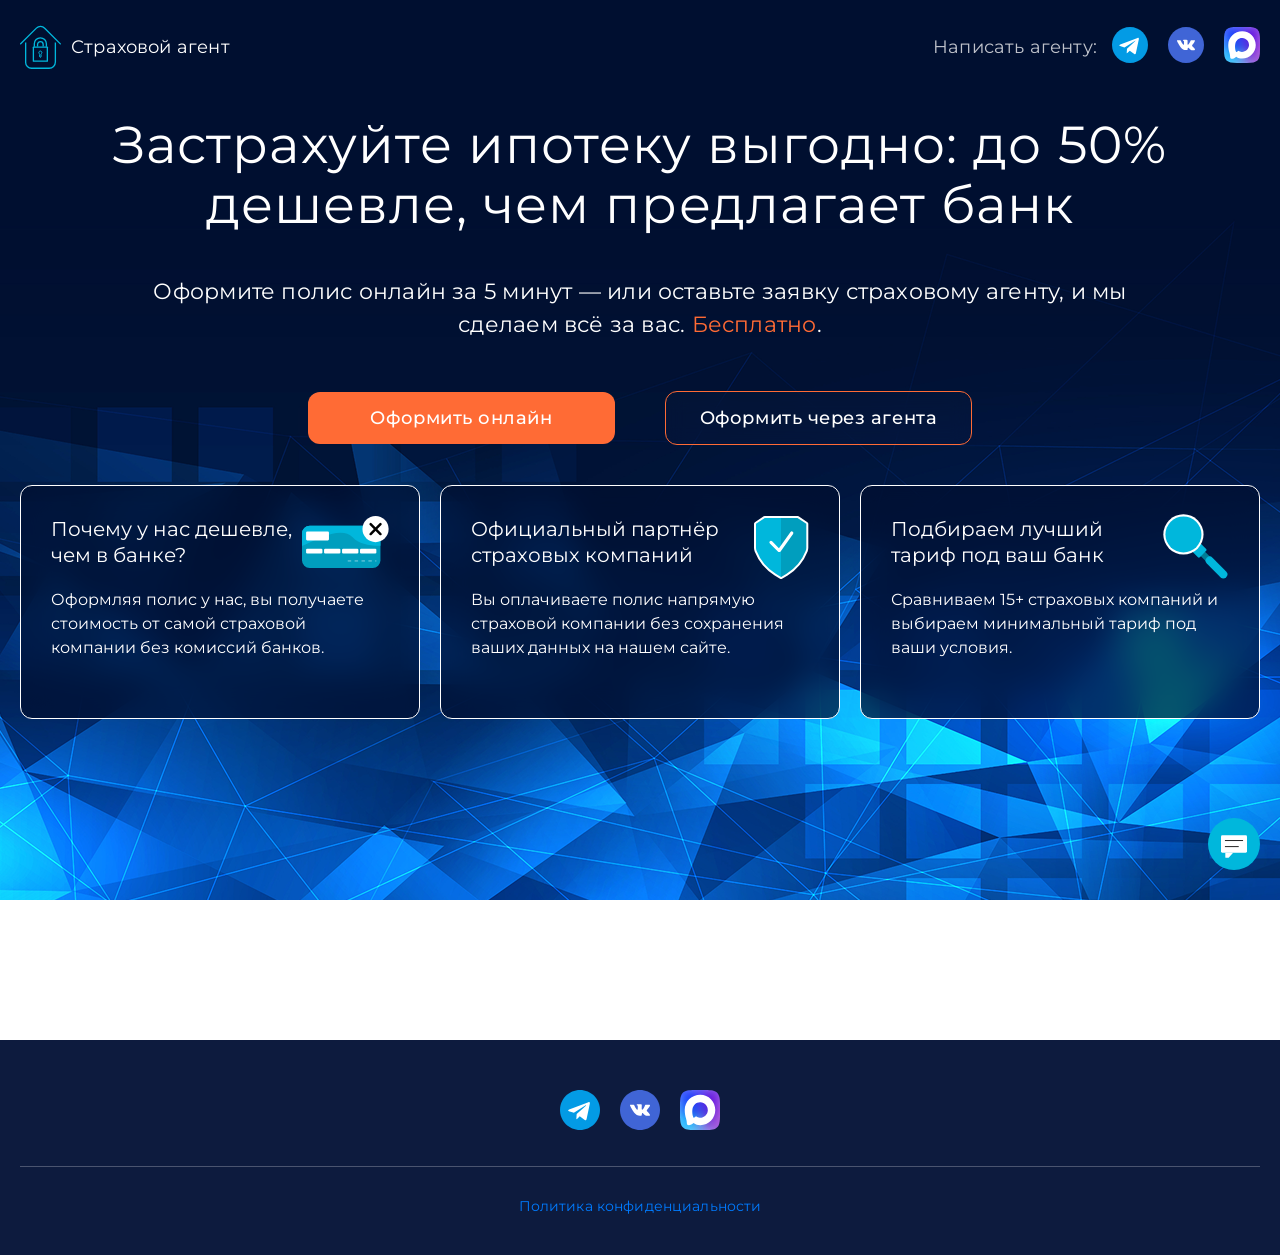
<file: index.html>
<!DOCTYPE html>
<html lang="ru">
<head>
  <meta charset="UTF-8">
  <meta name="viewport" content="width=device-width, initial-scale=1.0">
  <title>Страховой агент</title>
  <link rel="stylesheet" href="style.css">
  <link href="https://fonts.googleapis.com/css2?family=Montserrat:wght@400;500;600;700&display=swap" rel="stylesheet">
<!-- Фавиконы -->
<link rel="icon" type="image/x-icon" href="/favicon.ico">
<link rel="icon" type="image/svg+xml" href="/favicon_svg.svg">
<link rel="icon" type="image/png" sizes="192x192" href="/android-chrome-192x192.png">
<link rel="apple-touch-icon" sizes="180x180" href="/apple-touch-icon.png">

<!-- SEO -->
<meta name="description" content="Застрахуйте ипотеку выгодно — до 50% дешевле, чем предлагает банк. Бесплатный подбор полиса через страхового агента за 5 минут.">

<!-- Open Graph -->
<meta property="og:type" content="website">
<meta property="og:url" content="https://polisipoteka.ru/">
<meta property="og:title" content="Страховой агент — страхование до 50% дешевле">
<meta property="og:description" content="Застрахуйте ипотеку выгодно. Бесплатный подбор полиса через страхового агента — оформление за 5 минут.">
<meta property="og:image" content="https://polisipoteka.ru/og-image.png">
<meta property="og:image:width" content="1200">
<meta property="og:image:height" content="630">
<meta property="og:locale" content="ru_RU">
<meta property="og:site_name" content="polisipoteka.ru">

<!-- Telegram / Twitter -->
<meta name="twitter:card" content="summary_large_image">
<meta name="twitter:title" content="Страховой агент — страхование до 50% дешевле">
<meta name="twitter:description" content="Застрахуйте ипотеку выгодно. Бесплатный подбор полиса через страхового агента.">
<meta name="twitter:image" content="https://polisipoteka.ru/og-image.png">
  
  <!-- Yandex.Metrika counter -->
  <script type="text/javascript">
      (function(m,e,t,r,i,k,a){
          m[i]=m[i]||function(){(m[i].a=m[i].a||[]).push(arguments)};
          m[i].l=1*new Date();
          for (var j = 0; j < document.scripts.length; j++) {if (document.scripts[j].src === r) { return; }}
          k=e.createElement(t),a=e.getElementsByTagName(t)[0],k.async=1,k.src=r,a.parentNode.insertBefore(k,a)
      })(window, document,'script','https://mc.yandex.ru/metrika/tag.js?id=107139628', 'ym');

      ym(107139628, 'init', {ssr:true, webvisor:true, clickmap:true, ecommerce:"dataLayer", referrer: document.referrer, url: location.href, accurateTrackBounce:true, trackLinks:true});
  </script>
  <noscript><div><img src="https://mc.yandex.ru/watch/107139628" style="position:absolute; left:-9999px;" alt="" /></div></noscript>
  <!-- /Yandex.Metrika counter -->
</head>
<body>

  <!-- ГЛАВНЫЙ ЭКРАН -->
  <section class="hero">

    <header class="header">
      <div class="container">
        <div class="header__logo">
          <img src="Photo/logo.svg" alt="Логотип" class="header__logo-img">
          <span class="header__logo-text">Страховой агент</span>
        </div>
        <div class="header__socials">
          <span class="header__socials-label">Написать агенту:</span>
          <div class="header__socials-icons">
            <a href="https://t.me/MK110823" target="_blank"><img src="Photo/tg.svg" alt="Telegram"></a>
            <a href="https://vk.com/id191222553" target="_blank"><img src="Photo/vk.svg" alt="ВКонтакте"></a>
            <a href="https://max.ru/u/f9LHodD0cOJerK0iHZBy7Q2KNw82U9mB5UShgKXVx-h-RlGoqxGjsyQOY3A" target="_blank"><img src="Photo/max.svg" alt="Max"></a>
          </div>
        </div>
      </div>
    </header>

    <div class="hero__content">
      <div class="container">
        <h1 class="hero__title">
          Застрахуйте ипотеку выгодно: до 50%<br>
          дешевле, чем предлагает банк
        </h1>
        <p class="hero__subtitle">
          Оформите полис онлайн за 5 минут — или оставьте заявку страховому агенту, и мы<br class="br-main"> сделаем всё за вас. <span class="hero__accent">Бесплатно</span><span class="hero__dot">.</span>
        </p>
        <div class="hero__buttons">
          <button class="btn btn--primary">Оформить онлайн</button>
          <button class="btn btn--outline">Оформить через агента</button>
        </div>
        <div class="hero__cards">
          <div class="card">
            <div class="card__header">
              <h3 class="card__title">Почему у нас дешевле,<br> чем в банке?</h3>
              <img src="Photo/icon1.svg" alt="Иконка" class="card__icon">
            </div>
            <p class="card__text">Оформляя полис у нас, вы получаете стоимость от самой страховой компании без комиссий банков.</p>
          </div>
          <div class="card">
            <div class="card__header">
              <h3 class="card__title">Официальный партнёр<br> страховых компаний</h3>
              <img src="Photo/icon2.svg" alt="Иконка" class="card__icon">
            </div>
            <p class="card__text">Вы оплачиваете полис напрямую страховой компании без сохранения ваших данных на нашем сайте.</p>
          </div>
          <div class="card">
            <div class="card__header">
              <h3 class="card__title">Подбираем лучший<br> тариф под ваш банк</h3>
              <img src="Photo/icon3.svg" alt="Иконка" class="card__icon" style="top: 20px;">
            </div>
            <p class="card__text">Сравниваем 15+ страховых компаний и выбираем минимальный тариф под ваши условия.</p>
          </div>
        </div>
      </div>
    </div>

  </section>

  <!-- ВИДЖЕТ INSSMART -->
  <section class="widget-section" id="widget">
    <div class="container">
<script 
    type="text/javascript"    
    src="https://widgets.inssmart.ru/widgets/b2c-frame.loader.js"
    data-id="inssmart-b2c"
    data-origin="https://widgets.inssmart.ru"
    data-product="/mortgage"
    data-token="d5c118be-192c-583a-8a4c-d21ee582bd13"
    data-secret="272913e0-a4fb-5f32-92d4-a48e42480e55"
    >
</script>
    </div>
  </section>

  <!-- ФУТЕР -->
<footer class="footer">
  <div class="container">
    <div class="footer__socials">
      <a href="https://t.me/MK110823" target="_blank"><img src="Photo/tg.svg" alt="Telegram"></a>
      <a href="https://vk.com/id191222553" target="_blank"><img src="Photo/vk.svg" alt="ВКонтакте"></a>
      <a href="https://max.ru/u/f9LHodD0cOJerK0iHZBy7Q2KNw82U9mB5UShgKXVx-h-RlGoqxGjsyQOY3A" target="_blank"><img src="Photo/max.svg" alt="Max"></a>
    </div>
    <div class="footer__divider"></div>
    <a href="/privacypolicy" class="footer__policy" target="_blank">Политика конфиденциальности</a>
  </div>
</footer>


<!-- ПОПАП -->
<div class="popup-overlay" id="popupOverlay">
  <div class="popup">
    <button class="popup__close" id="popupClose">&#10005;</button>
    <p class="popup__title">Введите свой телефон и страховой агент с вами свяжется</p>
    <div class="popup__field">
      <input
        class="popup__input"
        id="phoneInput"
        type="tel"
        placeholder="+7 (___) ___-__-__"
        maxlength="18"
        autocomplete="off"
      />
      <span class="popup__error" id="phoneError">Проверьте правильность заполнения поля</span>
    </div>
        <label class="popup__checkbox-label">
      <input type="checkbox" class="popup__checkbox" id="popupConsent">
      <span class="popup__checkbox-box"></span>
      <span class="popup__checkbox-text">Я согласен на обработку персональных данных и принимаю условия <a href="/privacypolicy" target="_blank" class="popup__checkbox-link">Политики конфиденциальности</a></span>
    </label>
    <button class="popup__submit" id="popupSubmit">Отправить</button>
      <span class="popup__consent-error" id="consentError">Необходимо согласие с Политикой конфиденциальности</span>
  </div>

  </div>

  <!-- ПОПАП EXIT INTENT -->
<div class="popup-overlay" id="exitPopupOverlay">
  <div class="popup">
    <button class="popup__close" id="exitPopupClose">&#10005;</button>
    <p class="popup__title">Остался вопрос? Агент ответит за 15 минут</p>
    <div class="popup__field">
      <input class="popup__input" id="exitPhoneInput" type="tel" placeholder="+7 (___) ___-__-__" maxlength="18" autocomplete="off"/>
      <span class="popup__error" id="exitPhoneError">Проверьте правильность заполнения поля</span>
    </div>
    <label class="popup__checkbox-label">
      <input type="checkbox" class="popup__checkbox" id="exitPopupConsent">
      <span class="popup__checkbox-box"></span>
      <span class="popup__checkbox-text">Я согласен на обработку персональных данных и принимаю условия <a href="/privacypolicy" target="_blank" class="popup__checkbox-link">Политики конфиденциальности</a></span>
    </label>
    <button class="popup__submit" id="exitPopupSubmit">Отправить</button>
    <span class="popup__consent-error" id="exitConsentError">Необходимо согласие с Политикой конфиденциальности</span>
  </div>
</div>

<!-- ПЛАВАЮЩАЯ КНОПКА СВЯЗИ -->
<div class="contact-widget-wrapper">
  <div class="contact-widget" id="contactWidget">
    <div class="contact-panel" id="contactPanel">
      <p class="contact-panel__title">Напишите<br>нам</p>
      <a href="https://t.me/MK110823" target="_blank" class="contact-panel__link">
        <img src="Photo/tg.svg" alt="Telegram">
      </a>
      <a href="https://vk.com/id191222553" target="_blank" class="contact-panel__link">
        <img src="Photo/vk.svg" alt="ВКонтакте">
      </a>
      <a href="https://max.ru/u/f9LHodD0cOJerK0iHZBy7Q2KNw82U9mB5UShgKXVx-h-RlGoqxGjsyQOY3A" target="_blank" class="contact-panel__link">
        <img src="Photo/max.svg" alt="Max">
      </a>
      <p class="contact-panel__subtitle">Или<br>закажите<br>звонок</p>
      <button class="contact-panel__phone-btn" id="contactPhoneBtn">
        <img src="Photo/phone.svg" alt="Телефон">
      </button>
    </div>
    <button class="contact-widget__toggle" id="contactWidgetToggle">
      <img src="Photo/Right_icon.svg" alt="Связаться" id="contactWidgetIcon">
    </button>
  </div>
</div>

  <script src="script.js"></script>
</body>
</html>
</file>
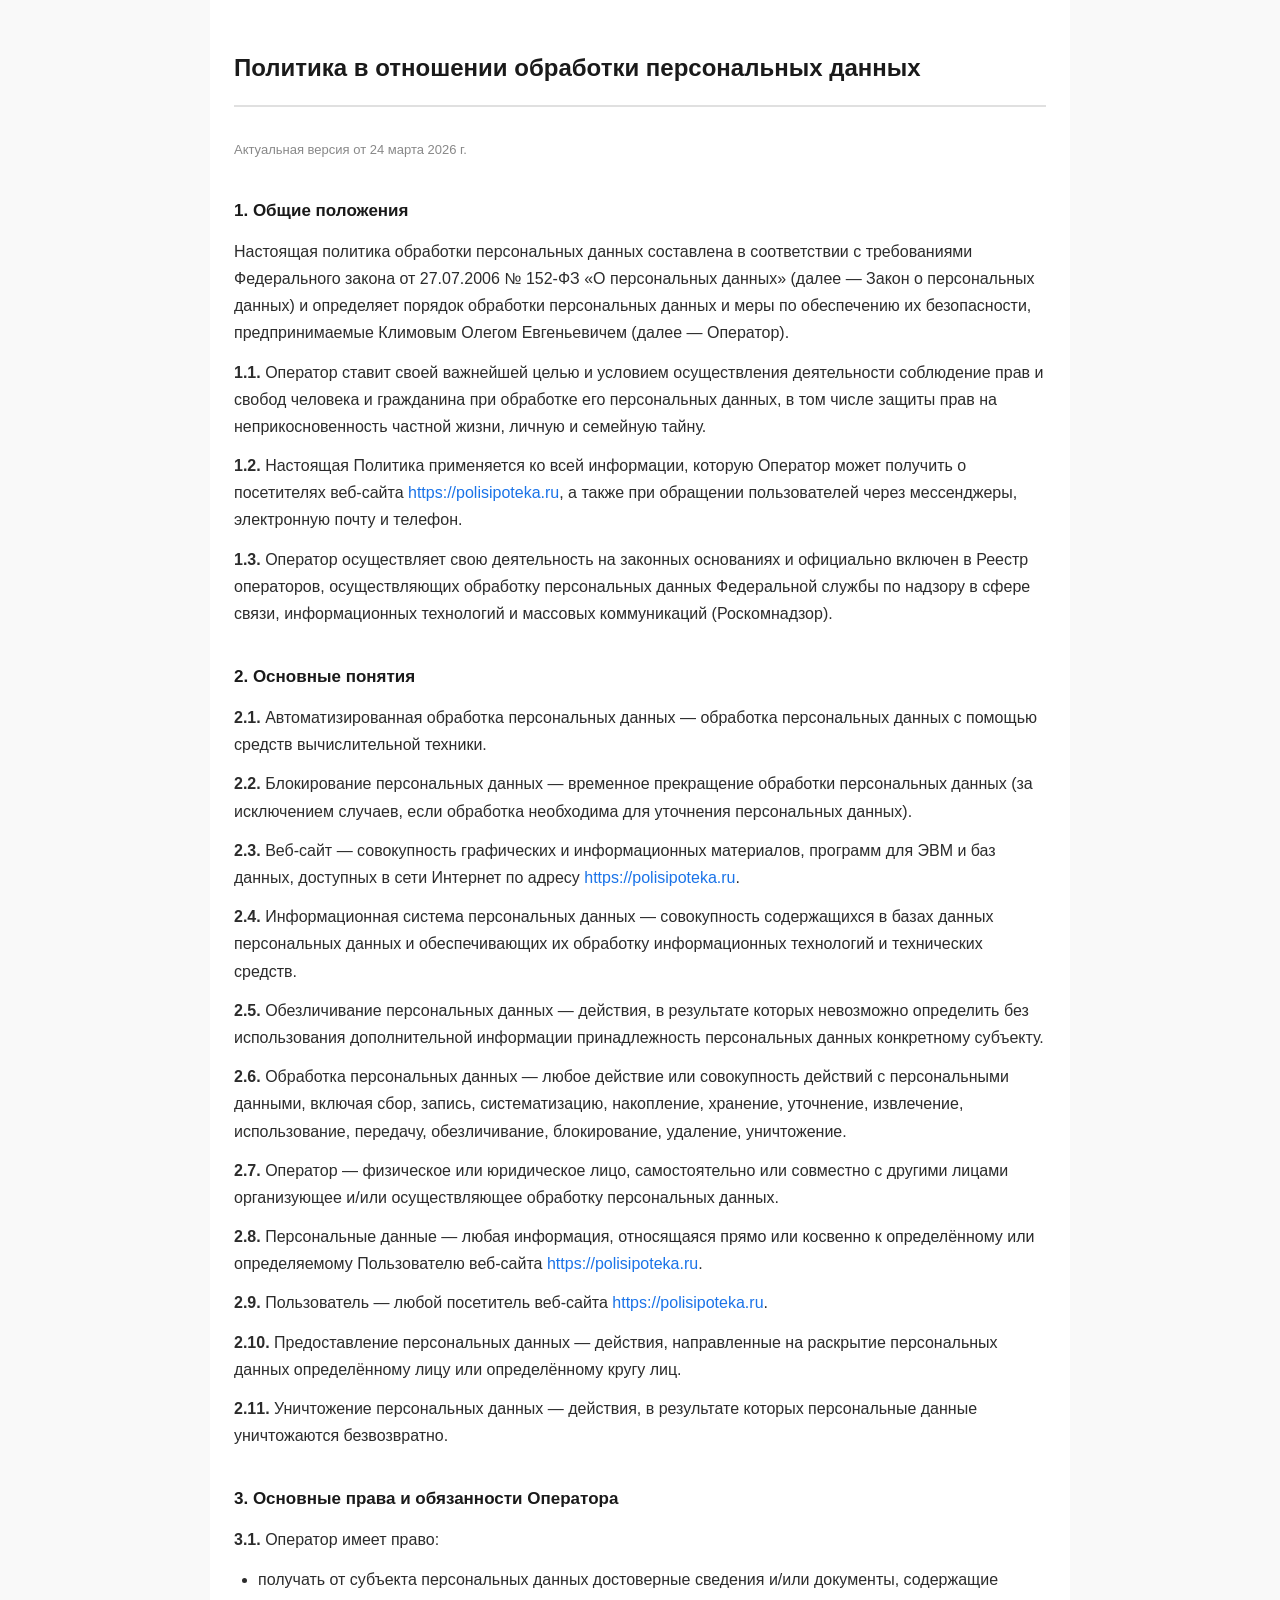
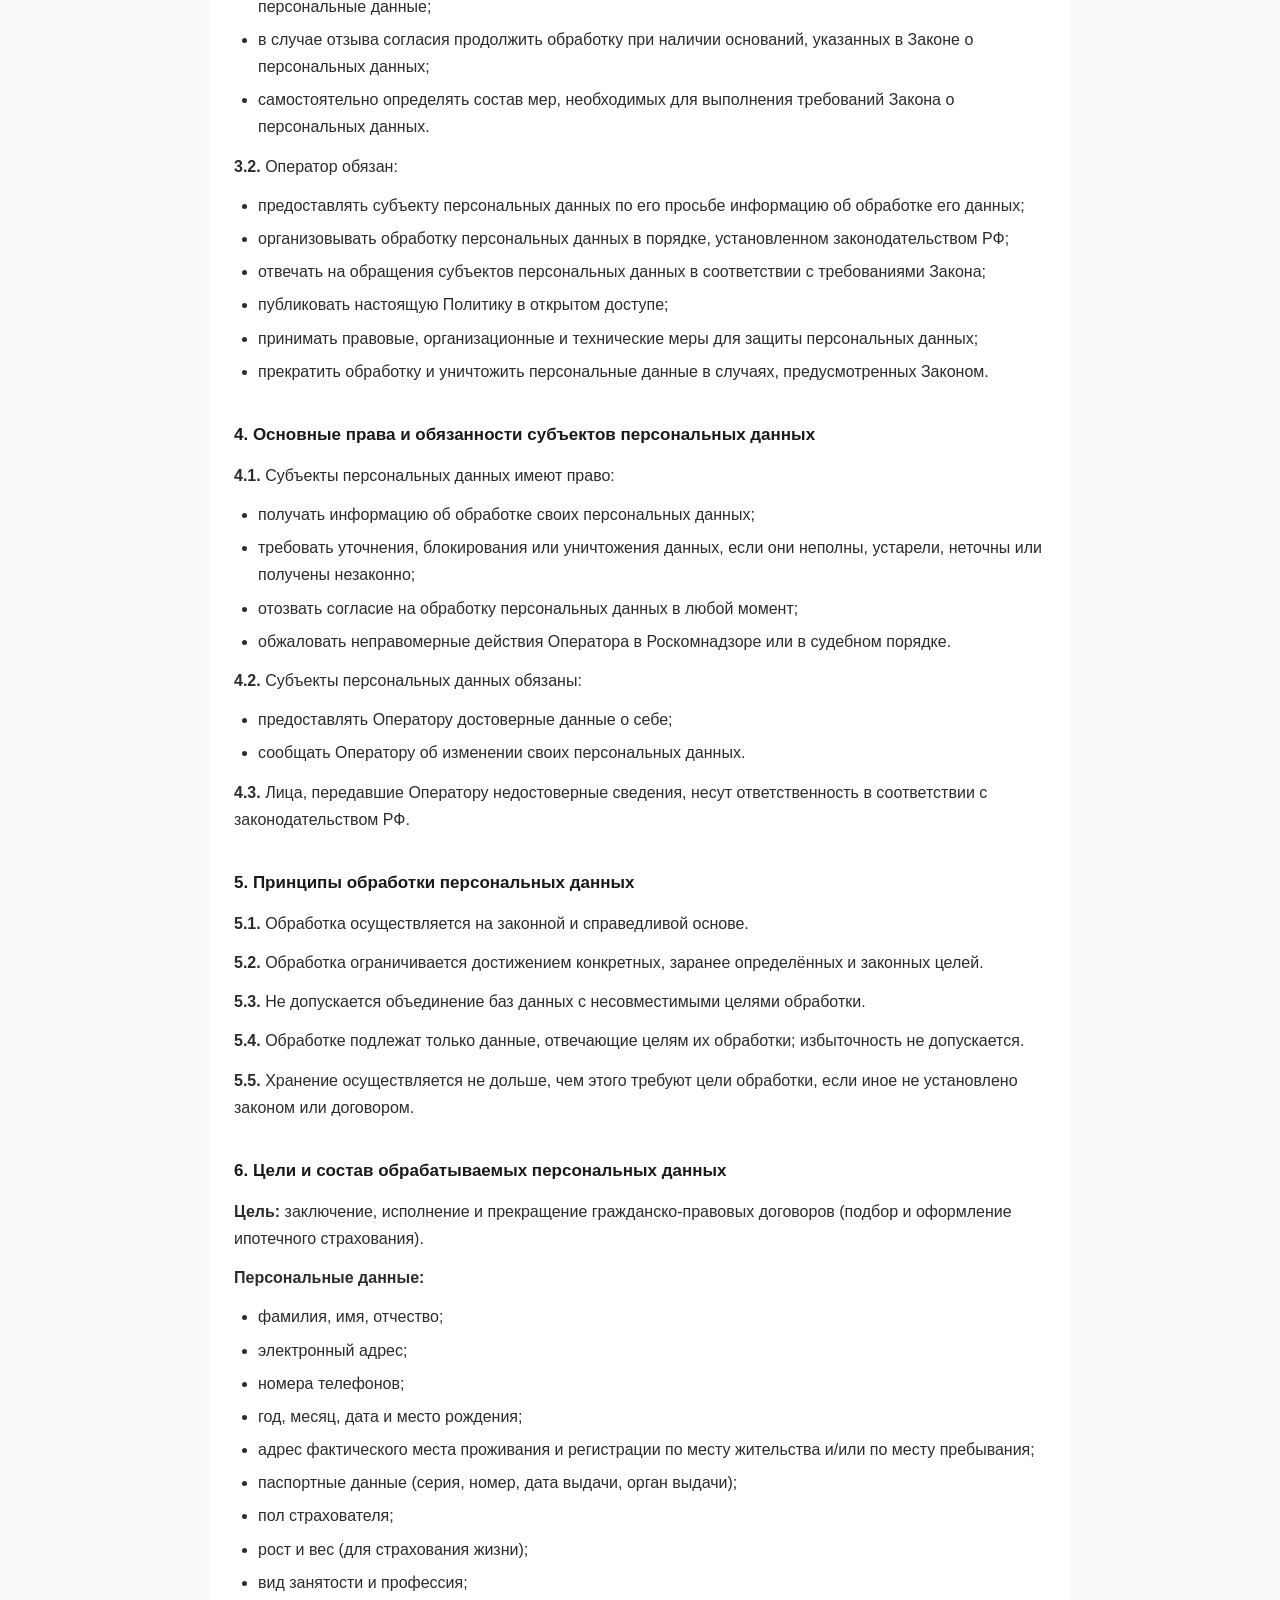
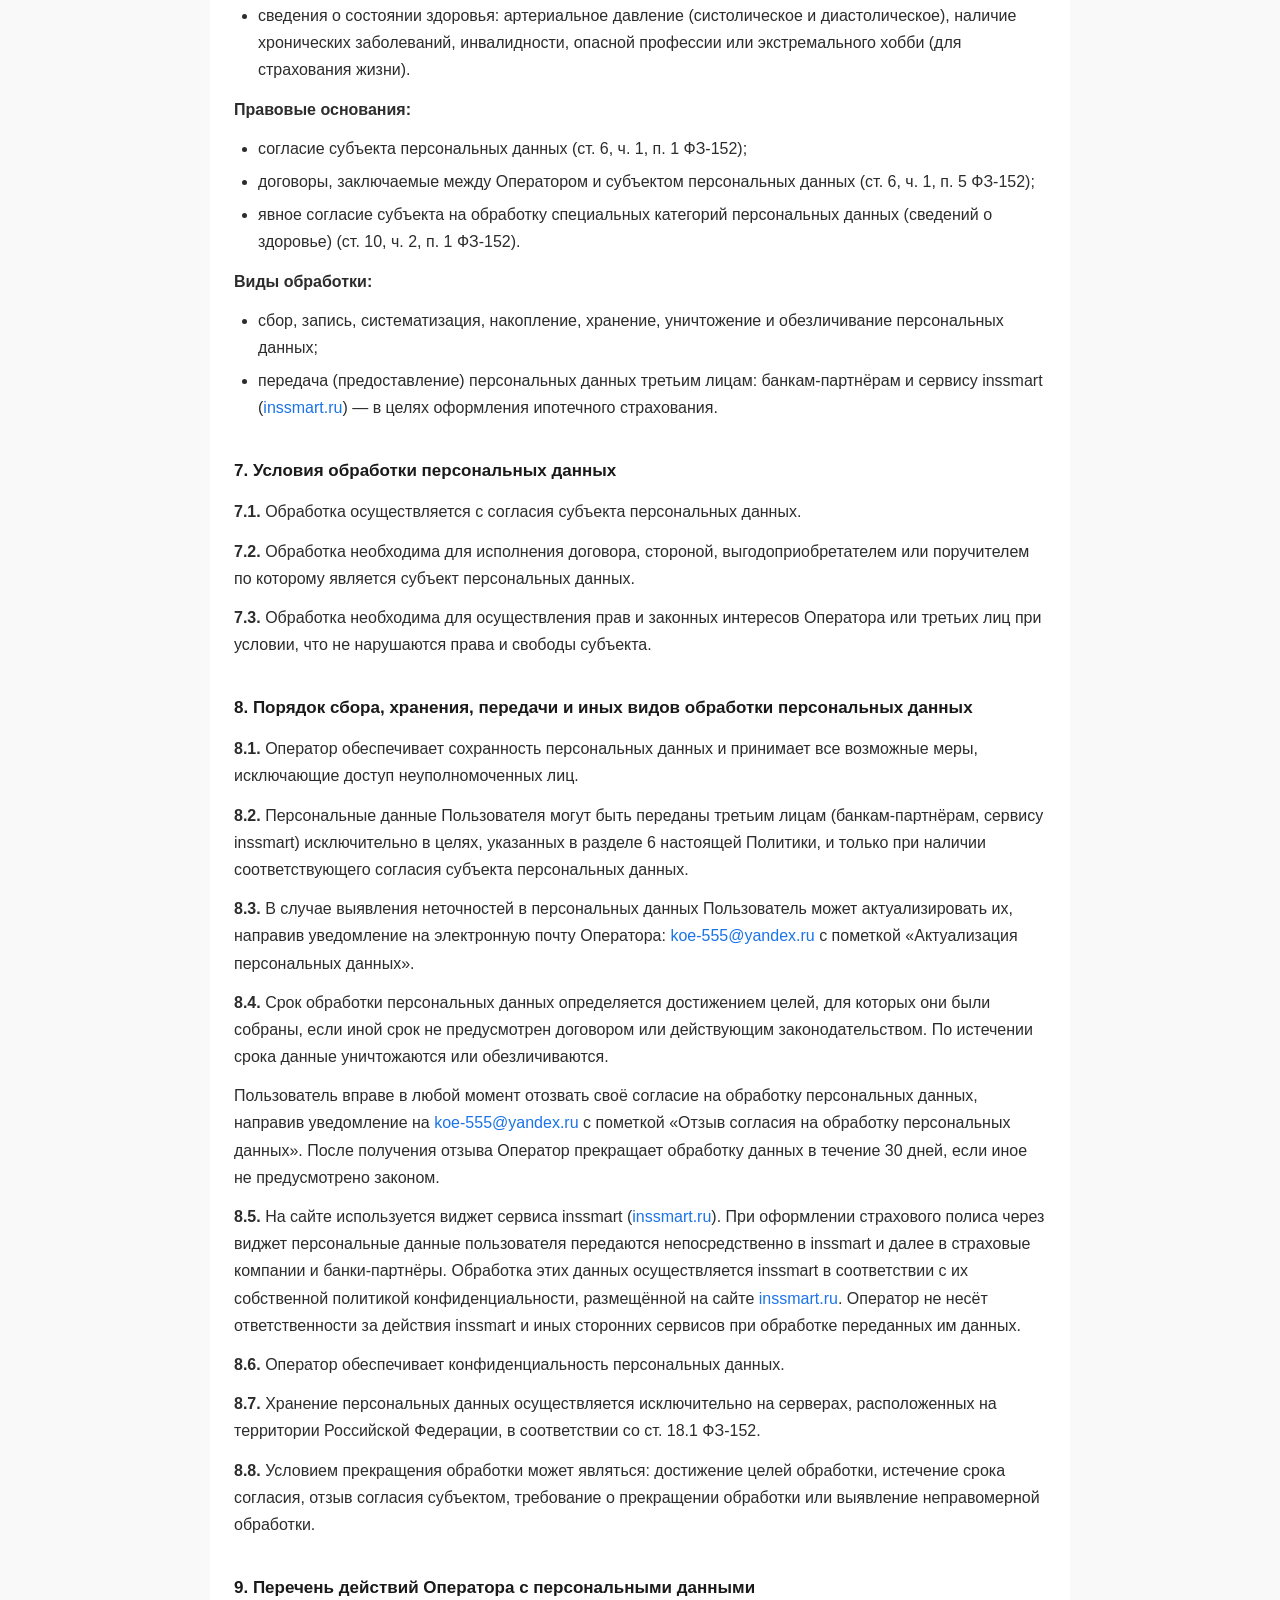
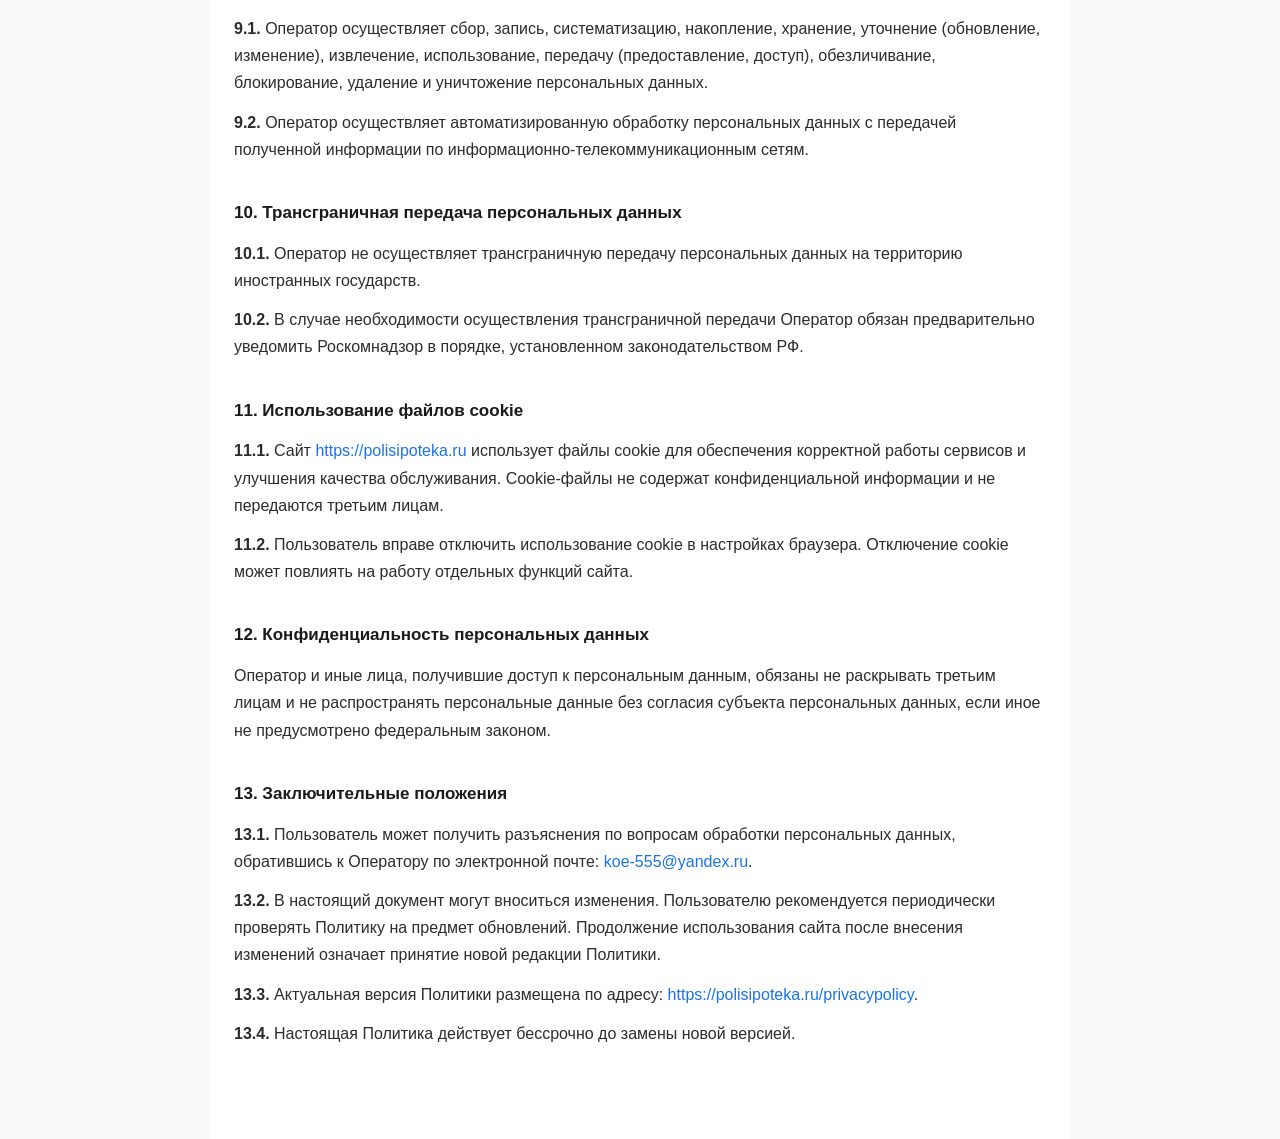
<file: privacypolicy.html>
<!DOCTYPE html>
<html lang="ru">
<head>
  <meta charset="UTF-8" />
  <meta name="viewport" content="width=device-width, initial-scale=1.0" />
  <title>Политика конфиденциальности — polisipoteka.ru</title>
  <style>
    * {
      box-sizing: border-box;
      margin: 0;
      padding: 0;
    }

    body {
      font-family: 'Segoe UI', Arial, sans-serif;
      font-size: 16px;
      line-height: 1.7;
      color: #2c2c2c;
      background: #f9f9f9;
    }

    .container {
      max-width: 860px;
      margin: 0 auto;
      padding: 48px 24px 80px;
      background: #fff;
    }

    h1 {
      font-size: 24px;
      font-weight: 700;
      margin-bottom: 32px;
      color: #1a1a1a;
      border-bottom: 2px solid #e0e0e0;
      padding-bottom: 16px;
    }

    h2 {
      font-size: 17px;
      font-weight: 700;
      margin-top: 36px;
      margin-bottom: 12px;
      color: #1a1a1a;
    }

    p {
      margin-bottom: 12px;
    }

    ul {
      margin: 8px 0 12px 24px;
    }

    ul li {
      margin-bottom: 6px;
    }

    a {
      color: #1a73e8;
      text-decoration: none;
    }

    a:hover {
      text-decoration: underline;
    }

    .updated {
      font-size: 13px;
      color: #888;
      margin-bottom: 32px;
    }
  </style>
</head>
<body>
  <div class="container">

    <h1>Политика в отношении обработки персональных данных</h1>
    <p class="updated">Актуальная версия от 24 марта 2026 г.</p>

    <h2>1. Общие положения</h2>
    <p>Настоящая политика обработки персональных данных составлена в соответствии с требованиями Федерального закона от 27.07.2006 № 152-ФЗ «О персональных данных» (далее — Закон о персональных данных) и определяет порядок обработки персональных данных и меры по обеспечению их безопасности, предпринимаемые Климовым Олегом Евгеньевичем (далее — Оператор).</p>
    <p><strong>1.1.</strong> Оператор ставит своей важнейшей целью и условием осуществления деятельности соблюдение прав и свобод человека и гражданина при обработке его персональных данных, в том числе защиты прав на неприкосновенность частной жизни, личную и семейную тайну.</p>
    <p><strong>1.2.</strong> Настоящая Политика применяется ко всей информации, которую Оператор может получить о посетителях веб-сайта <a href="https://polisipoteka.ru" target="_blank">https://polisipoteka.ru</a>, а также при обращении пользователей через мессенджеры, электронную почту и телефон.</p>
    <p><strong>1.3.</strong> Оператор осуществляет свою деятельность на законных основаниях и официально включен в Реестр операторов, осуществляющих обработку персональных данных Федеральной службы по надзору в сфере связи, информационных технологий и массовых коммуникаций (Роскомнадзор).</p>


    <h2>2. Основные понятия</h2>
    <p><strong>2.1.</strong> Автоматизированная обработка персональных данных — обработка персональных данных с помощью средств вычислительной техники.</p>
    <p><strong>2.2.</strong> Блокирование персональных данных — временное прекращение обработки персональных данных (за исключением случаев, если обработка необходима для уточнения персональных данных).</p>
    <p><strong>2.3.</strong> Веб-сайт — совокупность графических и информационных материалов, программ для ЭВМ и баз данных, доступных в сети Интернет по адресу <a href="https://polisipoteka.ru" target="_blank">https://polisipoteka.ru</a>.</p>
    <p><strong>2.4.</strong> Информационная система персональных данных — совокупность содержащихся в базах данных персональных данных и обеспечивающих их обработку информационных технологий и технических средств.</p>
    <p><strong>2.5.</strong> Обезличивание персональных данных — действия, в результате которых невозможно определить без использования дополнительной информации принадлежность персональных данных конкретному субъекту.</p>
    <p><strong>2.6.</strong> Обработка персональных данных — любое действие или совокупность действий с персональными данными, включая сбор, запись, систематизацию, накопление, хранение, уточнение, извлечение, использование, передачу, обезличивание, блокирование, удаление, уничтожение.</p>
    <p><strong>2.7.</strong> Оператор — физическое или юридическое лицо, самостоятельно или совместно с другими лицами организующее и/или осуществляющее обработку персональных данных.</p>
    <p><strong>2.8.</strong> Персональные данные — любая информация, относящаяся прямо или косвенно к определённому или определяемому Пользователю веб-сайта <a href="https://polisipoteka.ru" target="_blank">https://polisipoteka.ru</a>.</p>
    <p><strong>2.9.</strong> Пользователь — любой посетитель веб-сайта <a href="https://polisipoteka.ru" target="_blank">https://polisipoteka.ru</a>.</p>
    <p><strong>2.10.</strong> Предоставление персональных данных — действия, направленные на раскрытие персональных данных определённому лицу или определённому кругу лиц.</p>
    <p><strong>2.11.</strong> Уничтожение персональных данных — действия, в результате которых персональные данные уничтожаются безвозвратно.</p>

    <h2>3. Основные права и обязанности Оператора</h2>
    <p><strong>3.1.</strong> Оператор имеет право:</p>
    <ul>
      <li>получать от субъекта персональных данных достоверные сведения и/или документы, содержащие персональные данные;</li>
      <li>в случае отзыва согласия продолжить обработку при наличии оснований, указанных в Законе о персональных данных;</li>
      <li>самостоятельно определять состав мер, необходимых для выполнения требований Закона о персональных данных.</li>
    </ul>
    <p><strong>3.2.</strong> Оператор обязан:</p>
    <ul>
      <li>предоставлять субъекту персональных данных по его просьбе информацию об обработке его данных;</li>
      <li>организовывать обработку персональных данных в порядке, установленном законодательством РФ;</li>
      <li>отвечать на обращения субъектов персональных данных в соответствии с требованиями Закона;</li>
      <li>публиковать настоящую Политику в открытом доступе;</li>
      <li>принимать правовые, организационные и технические меры для защиты персональных данных;</li>
      <li>прекратить обработку и уничтожить персональные данные в случаях, предусмотренных Законом.</li>
    </ul>

    <h2>4. Основные права и обязанности субъектов персональных данных</h2>
    <p><strong>4.1.</strong> Субъекты персональных данных имеют право:</p>
    <ul>
      <li>получать информацию об обработке своих персональных данных;</li>
      <li>требовать уточнения, блокирования или уничтожения данных, если они неполны, устарели, неточны или получены незаконно;</li>
      <li>отозвать согласие на обработку персональных данных в любой момент;</li>
      <li>обжаловать неправомерные действия Оператора в Роскомнадзоре или в судебном порядке.</li>
    </ul>
    <p><strong>4.2.</strong> Субъекты персональных данных обязаны:</p>
    <ul>
      <li>предоставлять Оператору достоверные данные о себе;</li>
      <li>сообщать Оператору об изменении своих персональных данных.</li>
    </ul>
    <p><strong>4.3.</strong> Лица, передавшие Оператору недостоверные сведения, несут ответственность в соответствии с законодательством РФ.</p>

    <h2>5. Принципы обработки персональных данных</h2>
    <p><strong>5.1.</strong> Обработка осуществляется на законной и справедливой основе.</p>
    <p><strong>5.2.</strong> Обработка ограничивается достижением конкретных, заранее определённых и законных целей.</p>
    <p><strong>5.3.</strong> Не допускается объединение баз данных с несовместимыми целями обработки.</p>
    <p><strong>5.4.</strong> Обработке подлежат только данные, отвечающие целям их обработки; избыточность не допускается.</p>
    <p><strong>5.5.</strong> Хранение осуществляется не дольше, чем этого требуют цели обработки, если иное не установлено законом или договором.</p>

    <h2>6. Цели и состав обрабатываемых персональных данных</h2>
    <p><strong>Цель:</strong> заключение, исполнение и прекращение гражданско-правовых договоров (подбор и оформление ипотечного страхования).</p>
    <p><strong>Персональные данные:</strong></p>
    <ul>
      <li>фамилия, имя, отчество;</li>
      <li>электронный адрес;</li>
      <li>номера телефонов;</li>
      <li>год, месяц, дата и место рождения;</li>
      <li>адрес фактического места проживания и регистрации по месту жительства и/или по месту пребывания;</li>
      <li>паспортные данные (серия, номер, дата выдачи, орган выдачи);</li>
      <li>пол страхователя;</li>
      <li>рост и вес (для страхования жизни);</li>
      <li>вид занятости и профессия;</li>
      <li>сведения о состоянии здоровья: артериальное давление (систолическое и диастолическое), наличие хронических заболеваний, инвалидности, опасной профессии или экстремального хобби (для страхования жизни).</li>
    </ul>
    <p><strong>Правовые основания:</strong></p>
    <ul>
      <li>согласие субъекта персональных данных (ст. 6, ч. 1, п. 1 ФЗ-152);</li>
      <li>договоры, заключаемые между Оператором и субъектом персональных данных (ст. 6, ч. 1, п. 5 ФЗ-152);</li>
      <li>явное согласие субъекта на обработку специальных категорий персональных данных (сведений о здоровье) (ст. 10, ч. 2, п. 1 ФЗ-152).</li>
    </ul>
    <p><strong>Виды обработки:</strong></p>
    <ul>
      <li>сбор, запись, систематизация, накопление, хранение, уничтожение и обезличивание персональных данных;</li>
      <li>передача (предоставление) персональных данных третьим лицам: банкам-партнёрам и сервису inssmart (<a href="https://inssmart.ru" target="_blank">inssmart.ru</a>) — в целях оформления ипотечного страхования.</li>
    </ul>

    <h2>7. Условия обработки персональных данных</h2>
    <p><strong>7.1.</strong> Обработка осуществляется с согласия субъекта персональных данных.</p>
    <p><strong>7.2.</strong> Обработка необходима для исполнения договора, стороной, выгодоприобретателем или поручителем по которому является субъект персональных данных.</p>
    <p><strong>7.3.</strong> Обработка необходима для осуществления прав и законных интересов Оператора или третьих лиц при условии, что не нарушаются права и свободы субъекта.</p>

    <h2>8. Порядок сбора, хранения, передачи и иных видов обработки персональных данных</h2>
    <p><strong>8.1.</strong> Оператор обеспечивает сохранность персональных данных и принимает все возможные меры, исключающие доступ неуполномоченных лиц.</p>
    <p><strong>8.2.</strong> Персональные данные Пользователя могут быть переданы третьим лицам (банкам-партнёрам, сервису inssmart) исключительно в целях, указанных в разделе 6 настоящей Политики, и только при наличии соответствующего согласия субъекта персональных данных.</p>
    <p><strong>8.3.</strong> В случае выявления неточностей в персональных данных Пользователь может актуализировать их, направив уведомление на электронную почту Оператора: <a href="mailto:koe-555@yandex.ru">koe-555@yandex.ru</a> с пометкой «Актуализация персональных данных».</p>
    <p><strong>8.4.</strong> Срок обработки персональных данных определяется достижением целей, для которых они были собраны, если иной срок не предусмотрен договором или действующим законодательством. По истечении срока данные уничтожаются или обезличиваются.</p>
    <p>Пользователь вправе в любой момент отозвать своё согласие на обработку персональных данных, направив уведомление на <a href="mailto:koe-555@yandex.ru">koe-555@yandex.ru</a> с пометкой «Отзыв согласия на обработку персональных данных». После получения отзыва Оператор прекращает обработку данных в течение 30 дней, если иное не предусмотрено законом.</p>
    <p><strong>8.5.</strong> На сайте используется виджет сервиса inssmart (<a href="https://inssmart.ru" target="_blank">inssmart.ru</a>). При оформлении страхового полиса через виджет персональные данные пользователя передаются непосредственно в inssmart и далее в страховые компании и банки-партнёры. Обработка этих данных осуществляется inssmart в соответствии с их собственной политикой конфиденциальности, размещённой на сайте <a href="https://inssmart.ru" target="_blank">inssmart.ru</a>. Оператор не несёт ответственности за действия inssmart и иных сторонних сервисов при обработке переданных им данных.</p>
    <p><strong>8.6.</strong> Оператор обеспечивает конфиденциальность персональных данных.</p>
    <p><strong>8.7.</strong> Хранение персональных данных осуществляется исключительно на серверах, расположенных на территории Российской Федерации, в соответствии со ст. 18.1 ФЗ-152.</p>
    <p><strong>8.8.</strong> Условием прекращения обработки может являться: достижение целей обработки, истечение срока согласия, отзыв согласия субъектом, требование о прекращении обработки или выявление неправомерной обработки.</p>

    <h2>9. Перечень действий Оператора с персональными данными</h2>
    <p><strong>9.1.</strong> Оператор осуществляет сбор, запись, систематизацию, накопление, хранение, уточнение (обновление, изменение), извлечение, использование, передачу (предоставление, доступ), обезличивание, блокирование, удаление и уничтожение персональных данных.</p>
    <p><strong>9.2.</strong> Оператор осуществляет автоматизированную обработку персональных данных с передачей полученной информации по информационно-телекоммуникационным сетям.</p>

    <h2>10. Трансграничная передача персональных данных</h2>
    <p><strong>10.1.</strong> Оператор не осуществляет трансграничную передачу персональных данных на территорию иностранных государств.</p>
    <p><strong>10.2.</strong> В случае необходимости осуществления трансграничной передачи Оператор обязан предварительно уведомить Роскомнадзор в порядке, установленном законодательством РФ.</p>

    <h2>11. Использование файлов cookie</h2>
    <p><strong>11.1.</strong> Сайт <a href="https://polisipoteka.ru" target="_blank">https://polisipoteka.ru</a> использует файлы cookie для обеспечения корректной работы сервисов и улучшения качества обслуживания. Cookie-файлы не содержат конфиденциальной информации и не передаются третьим лицам.</p>
    <p><strong>11.2.</strong> Пользователь вправе отключить использование cookie в настройках браузера. Отключение cookie может повлиять на работу отдельных функций сайта.</p>

    <h2>12. Конфиденциальность персональных данных</h2>
    <p>Оператор и иные лица, получившие доступ к персональным данным, обязаны не раскрывать третьим лицам и не распространять персональные данные без согласия субъекта персональных данных, если иное не предусмотрено федеральным законом.</p>

    <h2>13. Заключительные положения</h2>
    <p><strong>13.1.</strong> Пользователь может получить разъяснения по вопросам обработки персональных данных, обратившись к Оператору по электронной почте: <a href="mailto:koe-555@yandex.ru">koe-555@yandex.ru</a>.</p>
    <p><strong>13.2.</strong> В настоящий документ могут вноситься изменения. Пользователю рекомендуется периодически проверять Политику на предмет обновлений. Продолжение использования сайта после внесения изменений означает принятие новой редакции Политики.</p>
    <p><strong>13.3.</strong> Актуальная версия Политики размещена по адресу: <a href="https://polisipoteka.ru/privacypolicy">https://polisipoteka.ru/privacypolicy</a>.</p>
    <p><strong>13.4.</strong> Настоящая Политика действует бессрочно до замены новой версией.</p>

  </div>
</body>
</html>
</file>
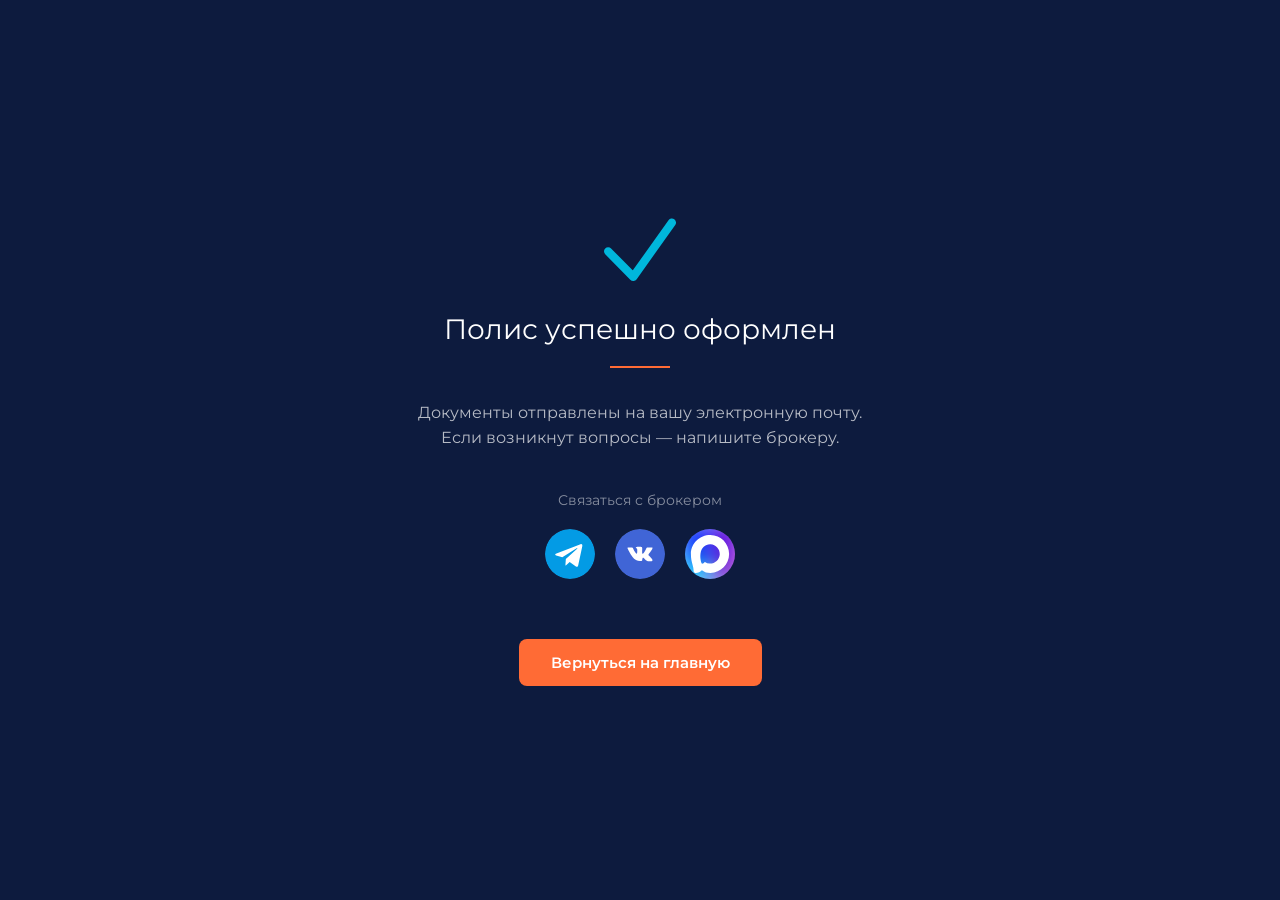
<file: success.html>
<!DOCTYPE html>
<html lang="ru">
<head>
  <meta charset="UTF-8">
  <meta name="viewport" content="width=device-width, initial-scale=1.0">
  <title>Полис оформлен — Ипотечный Брокер</title>

<!-- Yandex.Metrika counter -->
<script type="text/javascript">
    (function(m,e,t,r,i,k,a){
        m[i]=m[i]||function(){(m[i].a=m[i].a||[]).push(arguments)};
        m[i].l=1*new Date();
        for (var j = 0; j < document.scripts.length; j++) {if (document.scripts[j].src === r) { return; }}
        k=e.createElement(t),a=e.getElementsByTagName(t)[0],k.async=1,k.src=r,a.parentNode.insertBefore(k,a)
    })(window, document,'script','https://mc.yandex.ru/metrika/tag.js?id=107139628', 'ym');

    ym(107139628, 'init', {ssr:true, webvisor:true, clickmap:true, referrer: document.referrer, url: location.href, accurateTrackBounce:true, trackLinks:true});
</script>
<noscript><div><img src="https://mc.yandex.ru/watch/107139628" style="position:absolute; left:-9999px;" alt="" /></div></noscript>
<!-- /Yandex.Metrika counter -->

  <link href="https://fonts.googleapis.com/css2?family=Montserrat:wght@400;600&display=swap" rel="stylesheet">
  <style>
    * { margin: 0; padding: 0; box-sizing: border-box; }

    body {
      font-family: 'Montserrat', sans-serif;
      background-color: #0d1b3e;
      color: #ffffff;
      min-height: 100vh;
      display: flex;
      align-items: center;
      justify-content: center;
    }

    .container {
      text-align: center;
      padding: 40px 20px;
      max-width: 600px;
    }

    .icon {
      width: 72px;
      height: 72px;
      margin: 0 auto 24px;
    }

    .icon img {
      width: 100%;
      height: 100%;
    }

    h1 {
      font-size: 28px;
      font-weight: 400;
      margin-bottom: 16px;
      line-height: 1.4;
    }

    p {
      font-size: 16px;
      color: rgba(255,255,255,0.7);
      margin-bottom: 40px;
      line-height: 1.6;
    }

    .divider {
      width: 60px;
      height: 2px;
      background: #FF6B35;
      margin: 0 auto 32px;
    }

    .social-label {
      font-size: 14px;
      color: rgba(255,255,255,0.5);
      margin-bottom: 20px;
    }

    .social-links {
      display: flex;
      justify-content: center;
      gap: 20px;
      margin-bottom: 40px;
    }

    .social-links a {
      display: flex;
      align-items: center;
      justify-content: center;
      width: 50px;
      height: 50px;
      border-radius: 50%;
      background: rgba(255,255,255,0.1);
      transition: transform 0.2s, filter 0.2s;
      text-decoration: none;
    }

    .social-links a:hover {
      transform: scale(1.2);
      filter: brightness(0.7);
    }

    .social-links img {
      width: 50px;
      height: 50px;
      border-radius: 50%;
    }

    .btn-home {
      display: inline-block;
      margin-top: 20px;
      padding: 14px 32px;
      background: #FF6B35;
      color: #ffffff;
      border-radius: 8px;
      text-decoration: none;
      font-size: 15px;
      font-weight: 600;
      font-family: 'Montserrat', sans-serif;
      transition: opacity 0.2s;
    }

    .btn-home:hover {
      opacity: 0.85;
    }
  </style>
</head>
<body>
  <div class="container">

    <div class="icon">
      <img src="Photo/tick.svg" alt="Успешно">
    </div>

    <h1>Полис успешно оформлен</h1>

    <div class="divider"></div>

    <p>Документы отправлены на вашу электронную почту.<br>
    Если возникнут вопросы — напишите брокеру.</p>

    <div class="social-label">Связаться с брокером</div>

    <div class="social-links">
      <a href="https://t.me/MK110823" target="_blank" title="Telegram">
        <img src="Photo/tg.svg" alt="Telegram">
      </a>
      <a href="https://vk.com/id191222553" target="_blank" title="ВКонтакте">
        <img src="Photo/vk.svg" alt="ВКонтакте">
      </a>
      <a href="https://max.ru/u/f9LHodD0cOJerK0iHZBy7Q2KNw82U9mB5UShgKXVx-h-RlGoqxGjsyQOY3A" target="_blank" title="Max">
        <img src="Photo/max.svg" alt="Max">
      </a>
    </div>

    <a href="/" class="btn-home">Вернуться на главную</a>

  </div>
</body>
</html>
</file>
<file: style.css>
* {
  margin: 0;
  padding: 0;
  box-sizing: border-box;
}

body {
  font-family: 'Montserrat', sans-serif;
  background-color: #FFFFFF;
}

.hero {
  width: 100%;
  min-height: 100vh;
  background-image: url('Photo/photo.png');
  background-size: cover;
  background-position: center;
  background-repeat: no-repeat;
  display: flex;
  flex-direction: column;
}

.container {
  width: 100%;
  max-width: 1377px;
  margin: 0 auto;
  padding: 0 20px;
}

/* ─── ШАПКА ─── */
.header {
  width: 100%;
  padding: 24px 0;
}

.header .container {
  display: flex;
  align-items: center;
  justify-content: space-between;
}

.header__logo {
  display: flex;
  align-items: center;
  gap: 10px;
}

.header__logo-img {
  height: 45px;
  width: auto;
}

.header__logo-text {
  font-size: 18px;
  font-weight: 400;
  letter-spacing: 0.01em;
  color: #ffffff;
}

.header__socials {
  display: flex;
  align-items: center;
  gap: 15px;
}

.header__socials-label {
  font-size: 18px;
  font-weight: 400;
  letter-spacing: 0.01em;
  color: rgba(255, 255, 255, 0.75);
  white-space: nowrap;
}

.header__socials-icons {
  display: flex;
  align-items: center;
  gap: 20px;
}

.header__socials-icons a img {
  height: 36px;
  width: 36px;
  transition: opacity 0.2s ease, transform 0.2s ease;
}

.header__socials-icons a:hover img {
  opacity: 0.85;
  transform: scale(1.2);
}

/* ─── КОНТЕНТ HERO ─── */
.hero__content {
  flex: 1;
  display: flex;
  align-items: flex-start;
  padding-top: 22px;
  padding-bottom: 40px;
}

.hero__content .container {
  display: flex;
  flex-direction: column;
  align-items: center;
}

.hero__title {
  font-size: 66px;
  font-weight: 400;
  letter-spacing: 0.02em;
  color: #ffffff;
  text-align: center;
  line-height: 1.15;
  width: 100%;
  white-space: nowrap;
}

.hero__subtitle {
  font-size: 28px;
  font-weight: 400;
  letter-spacing: 0.01em;
  color: #ffffff;
  text-align: center;
  line-height: 1.5;
  width: 100%;
  margin-top: 40px;
  white-space: nowrap;
}

.hero__accent { color: #FF6B35; }
.hero__dot { color: #ffffff; }

/* ─── КНОПКИ ─── */
.hero__buttons {
  display: flex;
  align-items: center;
  gap: 50px;
  margin-top: 50px;
}

.btn {
  width: 307px;
  padding: 15px 25px;
  font-family: 'Montserrat', sans-serif;
  font-size: 18px;
  font-weight: 500;
  letter-spacing: 0.03em;
  border-radius: 12px;
  cursor: pointer;
  text-align: center;
  white-space: nowrap;
  transition: background-color 0.2s ease, backdrop-filter 0.2s ease;
}

.btn--primary {
  background-color: #FF6B35;
  color: #ffffff;
  border: none;
}

.btn--primary:hover { background-color: #D25A2F; }

.btn--outline {
  background-color: rgba(255, 255, 255, 0.01);
  color: #ffffff;
  border: 1px solid #FF6B35;
  backdrop-filter: blur(10px);
  -webkit-backdrop-filter: blur(10px);
}

.btn--outline:hover {
  background-color: rgba(0, 0, 0, 0.10);
  backdrop-filter: blur(20px);
  -webkit-backdrop-filter: blur(20px);
}

/* ─── КАРТОЧКИ ─── */
.hero__cards {
  display: flex;
  gap: 20px;
  margin-top: 40px;
  justify-content: center;
  width: 100%;
  padding: 0;
  box-sizing: border-box;
}

.card {
  width: calc((100% - 40px) / 3);
  max-width: 442px;
  min-width: 300px;
  height: 234px;
  flex-shrink: 0;
  border: 1px solid #ffffff;
  border-radius: 12px;
  background-color: rgba(0, 15, 48, 0.70);
  backdrop-filter: blur(15px);
  -webkit-backdrop-filter: blur(15px);
  padding: 30px;
  display: flex;
  flex-direction: column;
  position: relative;
}

.card__header { display: block; }

.card__title {
  font-size: 22px;
  font-weight: 400;
  color: #ffffff;
  line-height: 1.3;
  padding-right: 60px;
}

.card__icon {
  position: absolute;
  top: 30px;
  right: 30px;
}

.card__text {
  font-size: 18px;
  font-weight: 400;
  color: #ffffff;
  margin-top: 20px;
  line-height: 1.5;
}

/* ─── ВИДЖЕТ ─── */
.widget-section {
  margin-top: 140px;
}

/* ─── АДАПТИВ ─── */
.br-tablet { display: none; }

@media (max-width: 1400px) {
  .hero__title { white-space: normal; font-size: 52px; }
  .hero__subtitle { white-space: normal; font-size: 22px; }
}

@media (max-width: 1350px) {
  .card__title { font-size: 20px; }
  .card__text { font-size: 16px; }
}

@media (max-width: 1100px) {
  .hero__title { font-size: 42px; }
  .hero__subtitle { font-size: 18px; }
}

@media (max-width: 1024px) {
  html, body { overflow-x: hidden; }
  .container { padding: 0 50px; }
  .header__logo-text { font-size: 16px; }
  .header__socials-label { font-size: 16px; }
  .header__socials-icons a img { height: 43px; width: 43px; }
  .hero__title { font-size: 32.5px; white-space: nowrap; }
  .hero__subtitle { font-size: 20px; white-space: normal; margin-top: 24px; }
  .br-main { display: none; }
  .hero__buttons { gap: 30px; margin-top: 32px; }
  .btn { width: 319px; font-size: 16px; padding: 12px 16px; }
  .hero__cards { flex-direction: column; align-items: center; margin-top: 32px; gap: 20px; padding: 0; }
  .card { width: 100%; max-width: 100%; height: auto; min-width: unset; padding: 24px; }
  .card__header { display: flex; align-items: center; justify-content: space-between; }
  .card__title { font-size: 20px; white-space: nowrap; padding-right: 12px; }
  .card__title br { display: none; }
  .card__icon { position: static; width: 60px; height: 60px; object-fit: contain; flex-shrink: 0; transform: none; margin-right: 10px; }
}

@media (max-width: 480px) {
  .container { padding: 0 20px; }
  .header .container { display: flex; align-items: center; justify-content: space-between; }
  .header__logo { flex-direction: row; align-items: center; justify-content: flex-start; gap: 0; padding: 0; margin: 0; align-self: flex-start; }
  .header__logo-img { height: 46px; margin-top: 0px; }
  .header__logo-text { display: none; }
  .header__socials { flex-direction: column; align-items: center; gap: 6px; padding: 0; margin: 0; }
  .header__socials-icons { order: -1; }
  .header__socials-label { order: 1; display: block; font-size: 14px; font-weight: 400; font-family: 'Montserrat', sans-serif; letter-spacing: 0.01em; color: #ffffff; }
  .header__socials-icons a img { height: 45px; width: 45px; }
  .hero__title { font-size: 22px; white-space: normal; }
  .hero__subtitle { font-size: 18px; white-space: normal; margin-top: 20px; }
  .br-main { display: none; }
  .hero__buttons { flex-direction: column; align-items: center; gap: 20px; margin-top: 28px; width: 100%; max-width: 335px; }
  .btn { width: 100%; font-size: 16px; padding: 14px 16px; box-sizing: border-box; }
  .hero__cards { flex-direction: column; align-items: center; margin-top: 28px; gap: 16px; padding: 0; }
  .card { width: 335px; max-width: 100%; height: auto; min-width: unset; padding: 20px; }
  .card__header { display: flex; align-items: center; justify-content: space-between; }
  .card__title { font-size: 18px; white-space: normal; padding-right: 12px; }
  .card__title br { display: none; }
  .card__icon { position: static; width: 55px; height: 55px; object-fit: contain; flex-shrink: 0; transform: none; margin-right: 0; }
  .card__text { font-size: 16px; margin-top: 16px; }
}

/* ─── ФУТЕР ─── */
.footer {
  background-color: #0D1B3E;
  padding: 50px 0 40px;
  margin-top: 140px;
}

.footer .container {
  display: flex;
  flex-direction: column;
  align-items: center;
}

.footer__socials {
  display: flex;
  justify-content: center;
  align-items: center;
  gap: 20px;
  width: 100%;
  margin-bottom: 32px;
}

.footer__socials a img {
  height: 40px;
  width: 40px;
  transition: opacity 0.2s ease, transform 0.2s ease;
}

.footer__socials a:hover img {
  opacity: 0.8;
  transform: scale(1.2);
}

.footer__divider {
  width: 100%;
  height: 1px;
  background-color: rgba(255, 255, 255, 0.25);
}

.footer__policy {
  font-family: 'Montserrat', sans-serif;
  font-size: 14px;
  font-weight: 400;
  color: #007BFF;
  text-decoration: none;
  letter-spacing: 0.01em;
  margin-top: 30px;
  transition: color 0.2s ease;
}

.footer__policy:hover { color: #3399ff; }

@media (max-width: 480px) {
  .footer { padding: 40px 0 32px; margin-top: 100px; }
  .footer__socials a img { height: 44px; width: 44px; }
  .footer__policy { font-size: 13px; text-align: center; }
}

/* ─── ПОПАП ─── */
.popup-overlay {
  display: none;
  position: fixed;
  inset: 0;
  background-color: rgba(0, 0, 0, 0.65);
  backdrop-filter: blur(4px);
  -webkit-backdrop-filter: blur(4px);
  z-index: 1000;
  justify-content: center;
  align-items: center;
  padding: 20px;
}

.popup-overlay.active { display: flex; }

.popup {
  background-color: #0D1B3E;
  border: 1px solid rgba(255, 255, 255, 0.15);
  border-radius: 16px;
  padding: 48px 40px 40px;
  width: 100%;
  max-width: 560px;
  position: relative;
  display: flex;
  flex-direction: column;
  align-items: center;
}

.popup__close {
  position: absolute;
  top: 16px;
  right: 20px;
  background: none;
  border: none;
  color: rgba(255, 255, 255, 0.5);
  font-size: 20px;
  cursor: pointer;
  line-height: 1;
  transition: color 0.2s ease;
  padding: 4px;
}

.popup__close:hover { color: #ffffff; }

.popup__title {
  font-family: 'Montserrat', sans-serif;
  font-size: 28px;
  font-weight: 400;
  color: #ffffff;
  text-align: center;
  line-height: 1.4;
  margin-bottom: 32px;
}

.popup__field {
  width: 100%;
  display: flex;
  flex-direction: column;
  align-items: center;
  margin-bottom: 24px;
}

.popup__input {
  width: 100%;
  padding: 14px 20px;
  font-family: 'Montserrat', sans-serif;
  font-size: 20px;
  font-weight: 400;
  color: #ffffff;
  background-color: rgba(255, 255, 255, 0.07);
  border: 1px solid rgba(255, 255, 255, 0.25);
  border-radius: 12px;
  outline: none;
  letter-spacing: 0.04em;
  transition: border-color 0.2s ease;
  caret-color: #FF6B35;
}

.popup__input::placeholder { color: rgba(255, 255, 255, 0.3); }
.popup__input:focus { border-color: rgba(255, 255, 255, 0.6); }
.popup__input.error { border-color: #ff4444; }

.popup__error {
  display: none;
  margin-top: 8px;
  font-family: 'Montserrat', sans-serif;
  font-size: 13px;
  font-weight: 400;
  color: #ff4444;
  text-align: center;
}

.popup__error.visible { display: block; }

.popup__submit {
  width: 100%;
  padding: 15px 25px;
  font-family: 'Montserrat', sans-serif;
  font-size: 18px;
  font-weight: 500;
  letter-spacing: 0.03em;
  color: #ffffff;
  background-color: #FF6B35;
  border: none;
  border-radius: 12px;
  cursor: pointer;
  transition: background-color 0.2s ease;
}

.popup__submit:hover { background-color: #D25A2F; }

.popup__submit:disabled {
  background-color: rgba(255, 107, 53, 0.35);
  cursor: not-allowed;
}

/* Чекбокс */
.popup__checkbox-label {
  display: flex;
  align-items: flex-start;
  gap: 10px;
  cursor: pointer;
  width: 100%;
  margin-bottom: 24px;
  user-select: none;
  -webkit-user-select: none;
}

.popup__checkbox {
  display: none;
}

.popup__checkbox-box {
  width: 18px;
  height: 18px;
  min-width: 18px;
  border: 1px solid rgba(255, 255, 255, 0.4);
  border-radius: 1px;
  background-color: rgba(255, 255, 255, 0.07);
  display: flex;
  align-items: center;
  justify-content: center;
  margin-top: 2px;
  transition: background-color 0.2s ease, border-color 0.2s ease;
}

.popup__checkbox:checked + .popup__checkbox-box {
  background-color: #FF6B35;
  border-color: #FF6B35;
}

.popup__checkbox:checked + .popup__checkbox-box::after {
  content: '';
  display: block;
  width: 5px;
  height: 9px;
  border: 2px solid #ffffff;
  border-top: none;
  border-left: none;
  transform: rotate(45deg) translate(-1px, -1px);
}

.popup__checkbox-text {
  font-family: 'Montserrat', sans-serif;
  font-size: 13px;
  font-weight: 400;
  color: rgba(255, 255, 255, 0.65);
  line-height: 1.5;
}

.popup__checkbox-link {
  color: #007BFF;
  text-decoration: none;
  transition: color 0.2s ease;
}

.popup__consent-error {
  display: none;
  margin-top: 10px;
  font-family: 'Montserrat', sans-serif;
  font-size: 13px;
  font-weight: 400;
  color: #ff4444;
  text-align: center;
}

.popup__consent-error.visible {
  display: block;
}


.popup__checkbox-link:hover {
  color: #3399ff;
}

@media (max-width: 480px) {
  .popup { padding: 40px 20px 32px; }
  .popup__title { font-size: 20px; margin-bottom: 24px; }
  .popup__input { font-size: 18px; padding: 12px 16px; }
  .popup__submit { font-size: 16px; padding: 13px 16px; }
}

/* ─── ПЛАВАЮЩАЯ КНОПКА СВЯЗИ ─── */
.contact-widget-wrapper {
  position: fixed;
  bottom: 30px;
  left: 0;
  right: 0;
  z-index: 900;
  pointer-events: none;
}

.contact-widget {
  width: 100%;
  max-width: 1377px;
  margin: 0 auto;
  padding: 0 20px;
  display: flex;
  flex-direction: column;
  align-items: flex-end;
  pointer-events: none;
}

.contact-panel,
.contact-widget__toggle {
  pointer-events: auto;
}

@media (max-width: 1024px) and (min-width: 481px) {
  .contact-widget {
    padding: 0 50px;
  }
}

@media (max-width: 480px) {
  .contact-widget {
    padding: 0 20px;
  }
}


.contact-widget__toggle {
  background: none;
  border: none;
  cursor: pointer;
  padding: 0;
  display: flex;
  align-items: center;
  justify-content: center;
  transition: transform 0.2s ease;
}

.contact-widget__toggle:hover {
  transform: scale(1.08);
}

.contact-widget__toggle img {
  width: 52px;
  height: 52px;
  display: block;
}

/* Панель */
.contact-panel {
  display: none;
  flex-direction: column;
  align-items: center;
  background-color: #ffffff;
  border: 1px solid #FF6B35;
  border-radius: 12px;
  padding: 15px;
  margin-bottom: 20px;
  gap: 12px;
  width: 110px;
}

.contact-panel.active {
  display: flex;
}

.contact-panel__title,
.contact-panel__subtitle {
  font-family: 'Montserrat', sans-serif;
  font-size: 14px;
  font-weight: 400;
  letter-spacing: 0.03em;
  color: #1a1a1a;
  text-align: center;
  line-height: 1.45;
  margin: 0;
}

.contact-panel__link {
  display: flex;
  align-items: center;
  justify-content: center;
}

.contact-panel__link img {
  width: 44px;
  height: 44px;
  transition: transform 0.2s ease, opacity 0.2s ease;
}

.contact-panel__link:hover img {
  transform: scale(1.1);
  opacity: 1;
  filter: none;
}

.contact-panel__phone-btn {
  background: none;
  border: none;
  cursor: pointer;
  padding: 0;
  display: flex;
  align-items: center;
  justify-content: center;
  transition: transform 0.2s ease;
}

.contact-panel__phone-btn:hover {
  transform: scale(1.1);
  opacity: 1;
  filter: none;
}

.contact-panel__phone-btn img {
  width: 44px;
  height: 44px;
  display: block;
}
</file>
